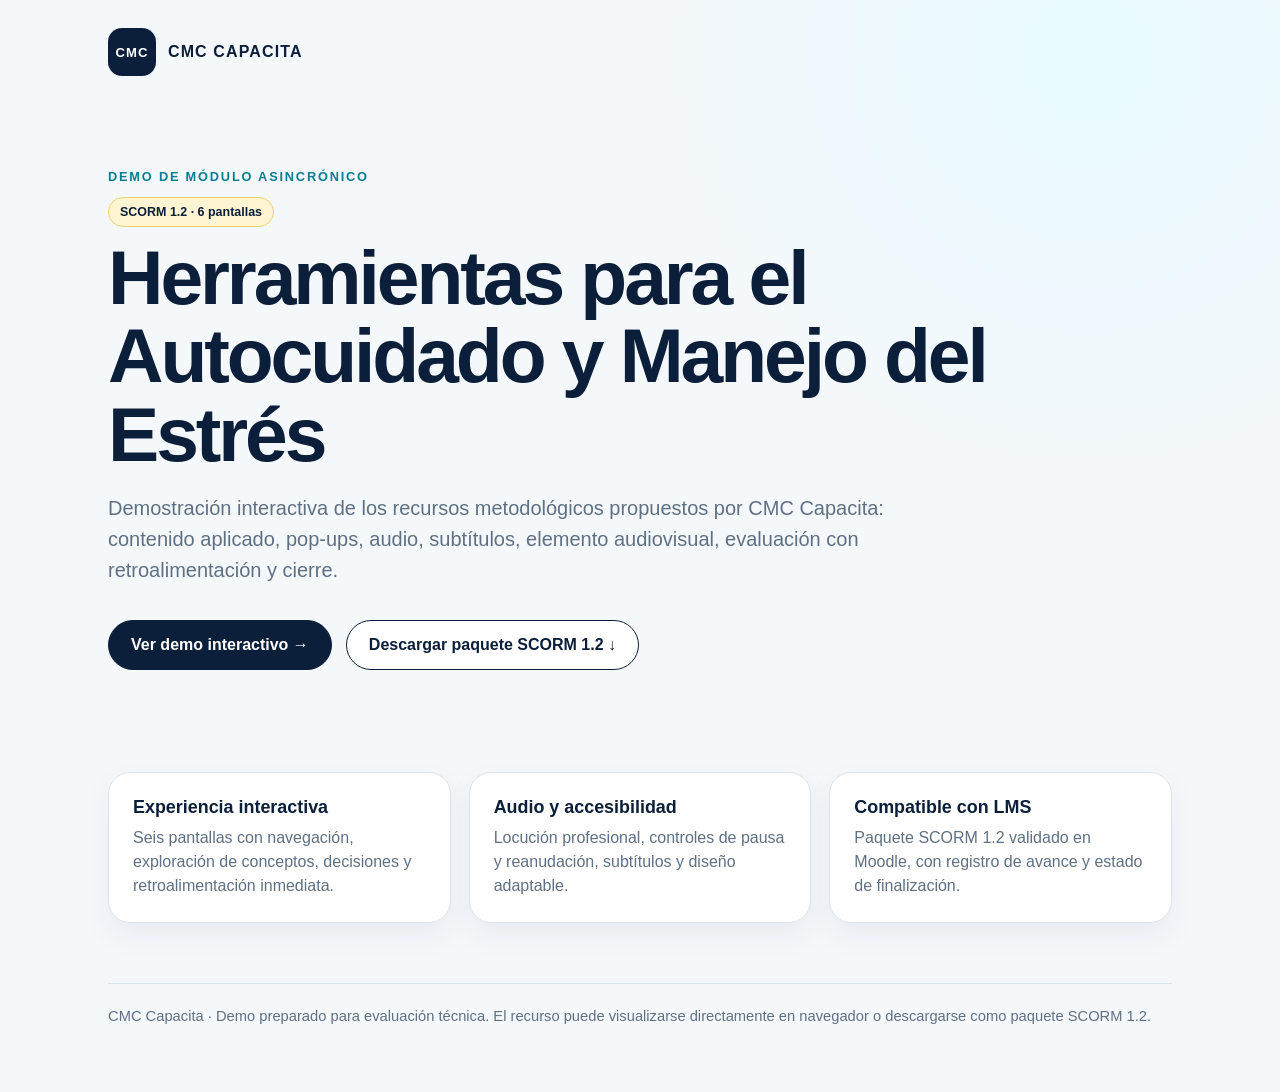
<file: index.html>
<!doctype html>
<html lang="es">
<head>
<meta charset="utf-8"><meta name="viewport" content="width=device-width,initial-scale=1">
<title>Demo e-learning | CMC Capacita</title>
<style>
:root{--navy:#0b1f3a;--cyan:#22b8cf;--cyan2:#e8f9fc;--yellow:#f6c945;--muted:#607083;--line:#dbe5ec}*{box-sizing:border-box}body{margin:0;font-family:Inter,Arial,sans-serif;color:var(--navy);background:radial-gradient(circle at 85% 5%,#e8fbff 0,transparent 30%),#f5f8fb}.wrap{max-width:1120px;margin:auto;padding:28px}.top{display:flex;align-items:center;gap:12px;font-weight:900;letter-spacing:.07em}.mark{display:grid;place-items:center;width:48px;height:48px;border-radius:14px;background:var(--navy);color:#fff;font-size:.82rem}.hero{padding:80px 0 44px;max-width:900px}.eyebrow{color:#087d90;font-size:.8rem;font-weight:900;letter-spacing:.14em}.hero h1{font-size:clamp(2.6rem,6vw,5.2rem);line-height:1.02;letter-spacing:-.04em;margin:.15em 0}.lead{font-size:1.25rem;line-height:1.55;color:var(--muted);max-width:780px}.actions{display:flex;gap:14px;flex-wrap:wrap;margin:34px 0}.btn{display:inline-block;text-decoration:none;padding:15px 22px;border-radius:999px;font-weight:850;border:1px solid var(--navy)}.primary{background:var(--navy);color:#fff}.secondary{background:#fff;color:var(--navy)}.grid{display:grid;grid-template-columns:repeat(3,1fr);gap:18px;margin:24px 0 60px}.card{background:#fff;border:1px solid var(--line);border-radius:22px;padding:24px;box-shadow:0 12px 30px rgba(11,31,58,.06)}.card b{display:block;font-size:1.12rem;margin-bottom:8px}.card p{margin:0;color:var(--muted);line-height:1.5}.tag{display:inline-block;background:#fff5d2;border:1px solid #efd46e;padding:7px 11px;border-radius:999px;font-weight:800;font-size:.78rem}.note{border-top:1px solid var(--line);padding:24px 0 40px;color:var(--muted);font-size:.92rem}@media(max-width:760px){.grid{grid-template-columns:1fr}.hero{padding-top:55px}}
</style>
</head>
<body><main class="wrap">
<div class="top"><span class="mark">CMC</span><span>CMC CAPACITA</span></div>
<section class="hero"><p class="eyebrow">DEMO DE MÓDULO ASINCRÓNICO</p><span class="tag">SCORM 1.2 · 6 pantallas</span><h1>Herramientas para el Autocuidado y Manejo del Estrés</h1><p class="lead">Demostración interactiva de los recursos metodológicos propuestos por CMC Capacita: contenido aplicado, pop-ups, audio, subtítulos, elemento audiovisual, evaluación con retroalimentación y cierre.</p>
<div class="actions"><a class="btn primary" href="demo/">Ver demo interactivo →</a><a class="btn secondary" href="downloads/CMC_DEMO_AUTOCUIDADO_ESTRES_v0.2.zip" download>Descargar paquete SCORM 1.2 ↓</a></div></section>
<section class="grid"><article class="card"><b>Experiencia interactiva</b><p>Seis pantallas con navegación, exploración de conceptos, decisiones y retroalimentación inmediata.</p></article><article class="card"><b>Audio y accesibilidad</b><p>Locución profesional, controles de pausa y reanudación, subtítulos y diseño adaptable.</p></article><article class="card"><b>Compatible con LMS</b><p>Paquete SCORM 1.2 validado en Moodle, con registro de avance y estado de finalización.</p></article></section>
<footer class="note">CMC Capacita · Demo preparado para evaluación técnica. El recurso puede visualizarse directamente en navegador o descargarse como paquete SCORM 1.2.</footer>
</main></body></html>
</file>
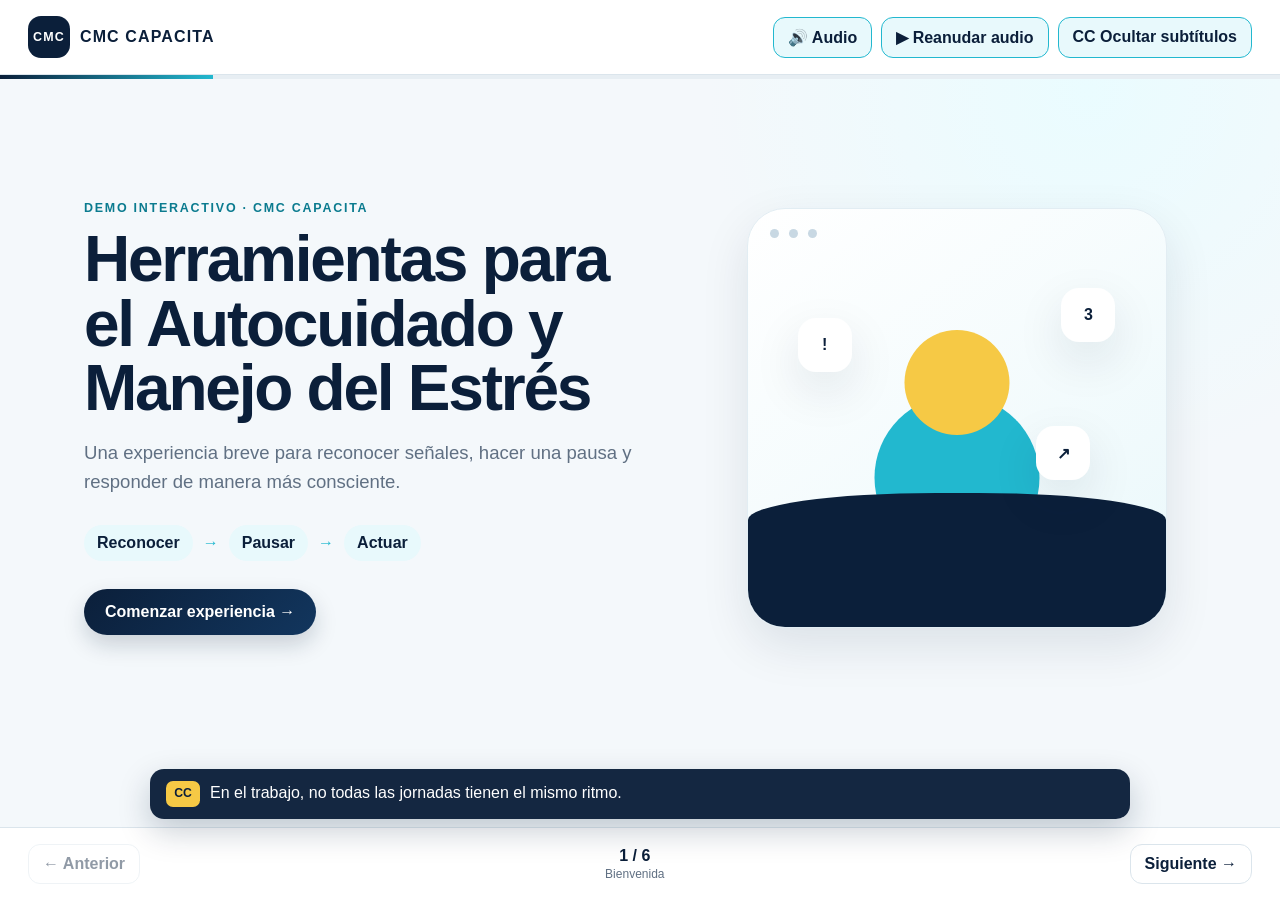
<file: demo/index.html>
<!doctype html>
<html lang="es">
<head>
  <meta charset="utf-8">
  <meta name="viewport" content="width=device-width, initial-scale=1">
  <title>Herramientas para el Autocuidado y Manejo del Estrés | CMC Capacita</title>
  <link rel="stylesheet" href="styles.css">
</head>
<body>
  <div class="sr-only" id="live" aria-live="polite"></div>
  <main class="course">
    <header class="topbar">
      <div class="brand"><span class="brand-mark" aria-hidden="true">CMC</span><span>CMC CAPACITA</span></div>
      <div class="controls" aria-label="Controles de accesibilidad">
        <span id="audioSourceStatus" class="sr-only" aria-live="polite">Audio disponible</span>
        <button id="audioToggle" type="button" aria-pressed="true">🔊 Audio</button>
        <button id="audioPause" type="button" aria-pressed="false">⏸ Pausar audio</button>
        <button id="ccToggle" type="button" aria-pressed="true">CC Ocultar subtítulos</button>
      </div>
    </header>
    <div class="progress-track" aria-hidden="true"><div id="progressBar"></div></div>
    <section class="screen active hero-screen" data-screen="1" aria-labelledby="t1"><div class="hero-copy"><p class="eyebrow">DEMO INTERACTIVO · CMC CAPACITA</p><h1 id="t1">Herramientas para el Autocuidado y Manejo del Estrés</h1><p class="lead">Una experiencia breve para reconocer señales, hacer una pausa y responder de manera más consciente.</p><div class="triad" aria-label="Reconocer, pausar, actuar"><span>Reconocer</span><b>→</b><span>Pausar</span><b>→</b><span>Actuar</span></div><button class="primary next" type="button">Comenzar experiencia →</button></div><div class="hero-visual" aria-hidden="true"><div class="work-card"><span class="dot"></span><span class="dot"></span><span class="dot"></span><div class="person"></div><div class="notify n1">!</div><div class="notify n2">3</div><div class="notify n3">↗</div></div></div></section>
    <section class="screen" data-screen="2" aria-labelledby="t2"><div class="section-head"><div><p class="eyebrow">EXPLORA</p><h2 id="t2">¿Qué señales notas?</h2><p class="lead">En situaciones exigentes podemos observar cambios en nuestros pensamientos, emociones o cuerpo.</p></div><span class="step-chip">Interacción: pop-ups</span></div><p class="instruction">Selecciona los tres puntos para descubrir ejemplos.</p><div class="hotspots" role="group" aria-label="Tipos de señales"><button class="hotspot" data-popup="pensamientos" aria-pressed="false"><span class="hot-icon">💭</span><strong>Pensamientos</strong><small>Explorar</small></button><button class="hotspot" data-popup="emociones" aria-pressed="false"><span class="hot-icon">♡</span><strong>Emociones</strong><small>Explorar</small></button><button class="hotspot" data-popup="cuerpo" aria-pressed="false"><span class="hot-icon">◯</span><strong>Cuerpo</strong><small>Explorar</small></button></div><div id="popup" class="popup" hidden></div><p id="hotspotStatus" class="status-note">Explorados: 0 de 3</p></section>
    <section class="screen" data-screen="3" aria-labelledby="t3"><div class="section-head"><div><p class="eyebrow">APLICA</p><h2 id="t3">Reconocer antes de actuar</h2></div><span class="step-chip">Interacción: feedback</span></div><div class="case-layout"><article class="case"><span class="case-label">Situación laboral</span><p>Estás terminando una tarea importante y comienzan a llegar nuevas solicitudes. Notas que te cuesta mantener la concentración.</p></article><div class="mini-flow"><span>Reconoce</span><b>→</b><span>Pausa</span><b>→</b><span>Actúa</span></div></div><fieldset class="quiz"><legend>¿Qué tipo de señal identificas principalmente?</legend><button data-answer="correct"><b>A</b><span>Dificultad relacionada con la concentración</span></button><button data-answer="physical"><b>B</b><span>Dificultad exclusivamente física</span></button><button data-answer="none"><b>C</b><span>No existe ninguna señal relevante</span></button></fieldset><div id="quizFeedback" class="feedback" aria-live="polite"></div></section>
    <section class="screen" data-screen="4" aria-labelledby="t4"><div class="section-head"><div><p class="eyebrow">AUDIOVISUAL</p><h2 id="t4">Hagamos una pausa</h2><p class="lead">Una breve experiencia guiada para volver al momento presente.</p></div><span class="step-chip">Audio + subtítulos</span></div><div class="av-card"><div class="breathing" aria-label="Animación guiada de respiración"><div class="circle-wrap"><div id="breathingCircle" class="circle"></div></div><p id="breathingLabel">Listo para comenzar</p></div><div class="av-controls"><button id="startPause" class="primary" type="button">▶ Iniciar pausa guiada</button><span id="avTimer">00:00</span></div><div id="captionBox" class="captions" aria-live="polite">Selecciona la pausa guiada para iniciar audio y subtítulos.</div></div></section>
    <section class="screen" data-screen="5" aria-labelledby="t5"><div class="section-head"><div><p class="eyebrow">DECIDE</p><h2 id="t5">¿Qué harías tú?</h2></div><span class="step-chip">Interacción: escenario</span></div><article class="case scenario-card"><span class="case-label">Escenario</span><p>Estás trabajando en una tarea urgente cuando recibes una nueva solicitud que también requiere atención inmediata. Notas tensión y dificultad para concentrarte.</p></article><fieldset class="scenario"><legend>¿Qué acción escogerías primero?</legend><button data-choice="ignore"><b>A</b><span>Seguir trabajando e ignorar la tensión.</span></button><button data-choice="pause"><b>B</b><span>Hacer una breve pausa, reconocer lo que ocurre y luego organizar la respuesta.</span></button><button data-choice="stop"><b>C</b><span>Abandonar todas las tareas hasta dejar de sentir tensión.</span></button></fieldset><div id="scenarioFeedback" class="feedback" aria-live="polite"></div></section>
    <section class="screen" data-screen="6" aria-labelledby="t6"><p class="eyebrow">CIERRE</p><h2 id="t6">Pequeñas acciones cuentan</h2><p class="lead">Una forma sencilla de recordar lo revisado:</p><div class="summary-grid"><article><div class="num">01</div><strong>Reconoce</strong><span>Identifica las señales que estás observando.</span></article><article><div class="num">02</div><strong>Pausa</strong><span>Vuelve al presente antes de responder.</span></article><article><div class="num">03</div><strong>Actúa</strong><span>Elige conscientemente tu siguiente acción.</span></article></div><div class="closing"><div><strong>Has finalizado esta experiencia de demostración.</strong><p>Gracias por participar.</p></div><button id="finish" class="primary" type="button">Finalizar demo ✓</button></div></section>
    <div id="globalCaptions" class="global-captions" aria-live="polite" aria-atomic="true"><span class="cc-badge" aria-hidden="true">CC</span><span id="globalCaptionText">Subtítulos activados.</span></div>
    <footer class="nav"><button id="prev" type="button">← Anterior</button><div class="nav-center"><span id="progress">1 / 6</span><span id="screenLabel">Bienvenida</span></div><button id="next" type="button">Siguiente →</button></footer>
  </main>
  <script src="scorm.js"></script><script src="app.js"></script>
</body>
</html>
</file>
<file: demo/styles.css>
:root{--navy:#0b1f3a;--navy2:#12365e;--cyan:#22b8cf;--cyan2:#e8f9fc;--yellow:#f6c945;--bg:#f4f8fb;--text:#152235;--muted:#607083;--white:#fff;--line:#dbe5ec;--ok:#13795b;--warn:#9a5b00;--radius:24px;--shadow:0 18px 48px rgba(11,31,58,.10)}*{box-sizing:border-box}html{scroll-behavior:smooth}body{margin:0;font-family:Inter,Arial,Helvetica,sans-serif;background:radial-gradient(circle at 85% 10%,#eafcff 0,transparent 28%),var(--bg);color:var(--text)}button{font:inherit}.sr-only{position:absolute;width:1px;height:1px;padding:0;margin:-1px;overflow:hidden;clip:rect(0,0,0,0);white-space:nowrap;border:0}.course{min-height:100vh;display:grid;grid-template-rows:auto 4px 1fr auto auto}.topbar,.nav{display:flex;align-items:center;justify-content:space-between;padding:16px 28px;background:rgba(255,255,255,.96);backdrop-filter:blur(8px);border-bottom:1px solid var(--line)}.brand{display:flex;align-items:center;gap:10px;font-weight:900;letter-spacing:.07em;color:var(--navy)}.brand-mark{display:grid;place-items:center;width:42px;height:42px;border-radius:13px;background:var(--navy);color:#fff;font-size:.78rem}.controls{display:flex;gap:9px}.controls button,.nav button{border:1px solid var(--line);background:var(--white);border-radius:12px;padding:10px 14px;cursor:pointer;color:var(--navy);font-weight:700}.controls button[aria-pressed=true]{border-color:var(--cyan);background:var(--cyan2)}.progress-track{height:4px;background:#e7eef3}.progress-track div{height:100%;width:16.66%;background:linear-gradient(90deg,var(--navy),var(--cyan));transition:width .35s ease}.screen{display:none;max-width:1180px;width:100%;margin:auto;padding:46px 34px 58px}.screen.active{display:block;animation:enter .35s ease}@keyframes enter{from{opacity:0;transform:translateY(8px)}to{opacity:1;transform:none}}.hero-screen{grid-template-columns:1.1fr .9fr;align-items:center;gap:48px}.hero-screen.active{display:grid}.hero-copy{max-width:760px}.eyebrow{font-weight:900;letter-spacing:.14em;color:#0b7b8f;font-size:.78rem;margin:0 0 12px}h1{font-size:clamp(2.4rem,5vw,4.8rem);line-height:1.01;color:var(--navy);margin:.1em 0 .25em;letter-spacing:-.035em}h2{font-size:clamp(2rem,4vw,3.4rem);line-height:1.05;color:var(--navy);margin:.15em 0 .25em;letter-spacing:-.025em}.lead{font-size:1.16rem;line-height:1.55;color:var(--muted);max-width:760px}.triad,.mini-flow{display:flex;align-items:center;gap:10px;flex-wrap:wrap;margin:28px 0}.triad span,.mini-flow span{background:var(--cyan2);color:var(--navy);padding:9px 13px;border-radius:999px;font-weight:800}.triad b,.mini-flow b{color:var(--cyan)}.primary{border:0;background:linear-gradient(135deg,var(--navy),var(--navy2));color:var(--white);padding:14px 21px;border-radius:999px;font-weight:800;cursor:pointer;box-shadow:0 10px 22px rgba(11,31,58,.18)}.primary:hover{transform:translateY(-1px)}.hero-visual{display:grid;place-items:center}.work-card{width:min(100%,420px);aspect-ratio:1/1;border-radius:38px;background:linear-gradient(145deg,#fff,#eaf8fb);box-shadow:var(--shadow);position:relative;overflow:hidden;border:1px solid #e2edf3}.work-card:after{content:"";position:absolute;left:0;right:0;bottom:0;height:32%;background:var(--navy);border-radius:45% 45% 0 0/20% 20% 0 0}.dot{width:9px;height:9px;border-radius:50%;background:#c8d8e3;display:inline-block;margin:20px 0 0 10px}.dot:first-child{margin-left:22px}.person{position:absolute;left:50%;top:29%;transform:translateX(-50%);width:105px;height:105px;border-radius:50%;background:var(--yellow);box-shadow:0 95px 0 30px var(--cyan)}.notify{position:absolute;display:grid;place-items:center;width:54px;height:54px;border-radius:18px;background:#fff;box-shadow:var(--shadow);font-weight:900;color:var(--navy);z-index:2;animation:float 3s ease-in-out infinite}.n1{left:12%;top:26%}.n2{right:12%;top:19%;animation-delay:.5s}.n3{right:18%;top:52%;animation-delay:1s}@keyframes float{50%{transform:translateY(-8px)}}.section-head{display:flex;align-items:flex-start;justify-content:space-between;gap:24px}.step-chip{white-space:nowrap;background:#fff6d9;color:#725500;padding:8px 12px;border-radius:999px;font-size:.82rem;font-weight:800;border:1px solid #f4df93}.instruction{font-weight:800;color:var(--navy);margin-top:28px}.hotspots{display:grid;grid-template-columns:repeat(3,1fr);gap:18px;margin:20px 0}.hotspot{position:relative;min-height:160px;border:1px solid var(--line);background:var(--white);border-radius:var(--radius);padding:22px;cursor:pointer;text-align:left;box-shadow:0 10px 25px rgba(11,31,58,.06);transition:.2s}.hotspot:hover{transform:translateY(-3px);box-shadow:var(--shadow)}.hotspot[aria-pressed=true]{border-color:var(--cyan);background:#f7feff}.hot-icon{display:block;font-size:2rem;margin-bottom:18px}.hotspot strong,.hotspot small{display:block}.hotspot small{color:var(--muted);margin-top:6px}.popup,.feedback,.case,.av-card,.closing{background:var(--white);border-radius:var(--radius);padding:24px;box-shadow:var(--shadow);border:1px solid #e7eef3}.popup{border-left:5px solid var(--cyan)}.popup h3{margin-top:0;color:var(--navy)}.popup ul{margin-bottom:0;padding-left:20px;line-height:1.7}.status-note{font-size:.9rem;color:var(--muted)}.case-layout{display:grid;grid-template-columns:1.2fr .8fr;gap:22px;align-items:center;margin:24px 0}.case{font-size:1.05rem;line-height:1.6}.case-label{display:inline-block;color:#0b7b8f;font-weight:900;font-size:.78rem;letter-spacing:.08em;text-transform:uppercase}.quiz,.scenario{border:0;padding:0;display:grid;gap:12px;margin-top:24px}.quiz legend,.scenario legend{font-weight:900;color:var(--navy);font-size:1.05rem;margin-bottom:14px}.quiz button,.scenario button{display:grid;grid-template-columns:42px 1fr;align-items:center;gap:12px;text-align:left;border:1px solid var(--line);background:var(--white);border-radius:16px;padding:13px 16px;cursor:pointer}.quiz button b,.scenario button b{display:grid;place-items:center;width:34px;height:34px;border-radius:50%;background:var(--cyan2);color:var(--navy)}.quiz button:hover,.scenario button:hover{border-color:var(--cyan);transform:translateX(2px)}.quiz button.selected,.scenario button.selected{border-color:var(--cyan);background:#f8feff}.feedback{margin-top:18px;min-height:0}.feedback:empty{display:none}.feedback.good{border-left:5px solid var(--ok)}.feedback.try{border-left:5px solid var(--yellow)}.feedback strong{color:var(--navy)}.av-card{max-width:850px;margin:24px auto}.breathing{display:grid;place-items:center;min-height:300px;background:radial-gradient(circle,#fff 0,#eaf9fc 65%,#e4f2f6 100%);border-radius:20px}.circle-wrap{display:grid;place-items:center;width:190px;height:190px}.circle{width:100px;height:100px;border-radius:50%;border:15px solid var(--cyan);box-shadow:0 0 0 12px rgba(34,184,207,.10);transition:transform 3.8s ease-in-out,opacity .4s}.circle.inhale{transform:scale(1.45)}.circle.exhale{transform:scale(.85)}#breathingLabel{font-weight:900;color:var(--navy);font-size:1.15rem}.av-controls{display:flex;justify-content:space-between;align-items:center;gap:16px;margin-top:18px}.captions{margin-top:14px;background:var(--navy);color:#fff;border-radius:14px;padding:12px 15px;min-height:48px;text-align:center;line-height:1.45}.captions.hidden{display:none}.global-captions{position:sticky;bottom:69px;z-index:6;display:flex;align-items:flex-start;gap:10px;width:min(980px,calc(100% - 32px));margin:0 auto 8px;padding:12px 16px;background:rgba(11,31,58,.96);color:#fff;border-radius:14px;box-shadow:0 12px 32px rgba(11,31,58,.22);line-height:1.45}.global-captions.hidden{display:none}.cc-badge{flex:0 0 auto;display:inline-grid;place-items:center;min-width:34px;height:26px;padding:0 7px;border-radius:7px;background:var(--yellow);color:var(--navy);font-size:.76rem;font-weight:900}.prototype-note{font-size:.86rem;color:var(--muted);text-align:center}.scenario-card{margin:22px 0}.summary-grid{display:grid;grid-template-columns:repeat(3,1fr);gap:18px;margin:28px 0}.summary-grid article{background:var(--white);border-radius:var(--radius);padding:24px;border-top:5px solid var(--cyan);box-shadow:0 10px 25px rgba(11,31,58,.06)}.summary-grid strong,.summary-grid span{display:block}.summary-grid strong{color:var(--navy);font-size:1.25rem;margin:10px 0}.summary-grid span{color:var(--muted);line-height:1.5}.num{font-weight:900;color:var(--cyan);font-size:1.7rem}.closing{display:flex;align-items:center;justify-content:space-between;gap:20px;margin-top:28px}.closing p{margin-bottom:0;color:var(--muted)}.nav{border-top:1px solid var(--line);border-bottom:0;position:sticky;bottom:0;z-index:5}.nav-center{display:grid;text-align:center;gap:2px}.nav-center #progress{font-weight:900;color:var(--navy)}#screenLabel{font-size:.75rem;color:var(--muted)}button:disabled{opacity:.45;cursor:not-allowed}:focus-visible{outline:4px solid var(--yellow);outline-offset:3px}@media(max-width:820px){.hero-screen.active,.case-layout{grid-template-columns:1fr}.hero-visual{display:none}.hotspots,.summary-grid{grid-template-columns:1fr}.section-head{display:block}.step-chip{display:inline-block;margin-top:6px}.topbar{align-items:flex-start;gap:12px}.controls{flex-wrap:wrap}.screen{padding:32px 20px 42px}.closing,.av-controls{align-items:flex-start;flex-direction:column}.global-captions{bottom:63px;width:calc(100% - 20px)}.nav{padding:12px}.nav button{padding:9px 10px}.lead{font-size:1.02rem}}@media(prefers-reduced-motion:reduce){*{animation:none!important;transition:none!important;scroll-behavior:auto!important}}
</file>
